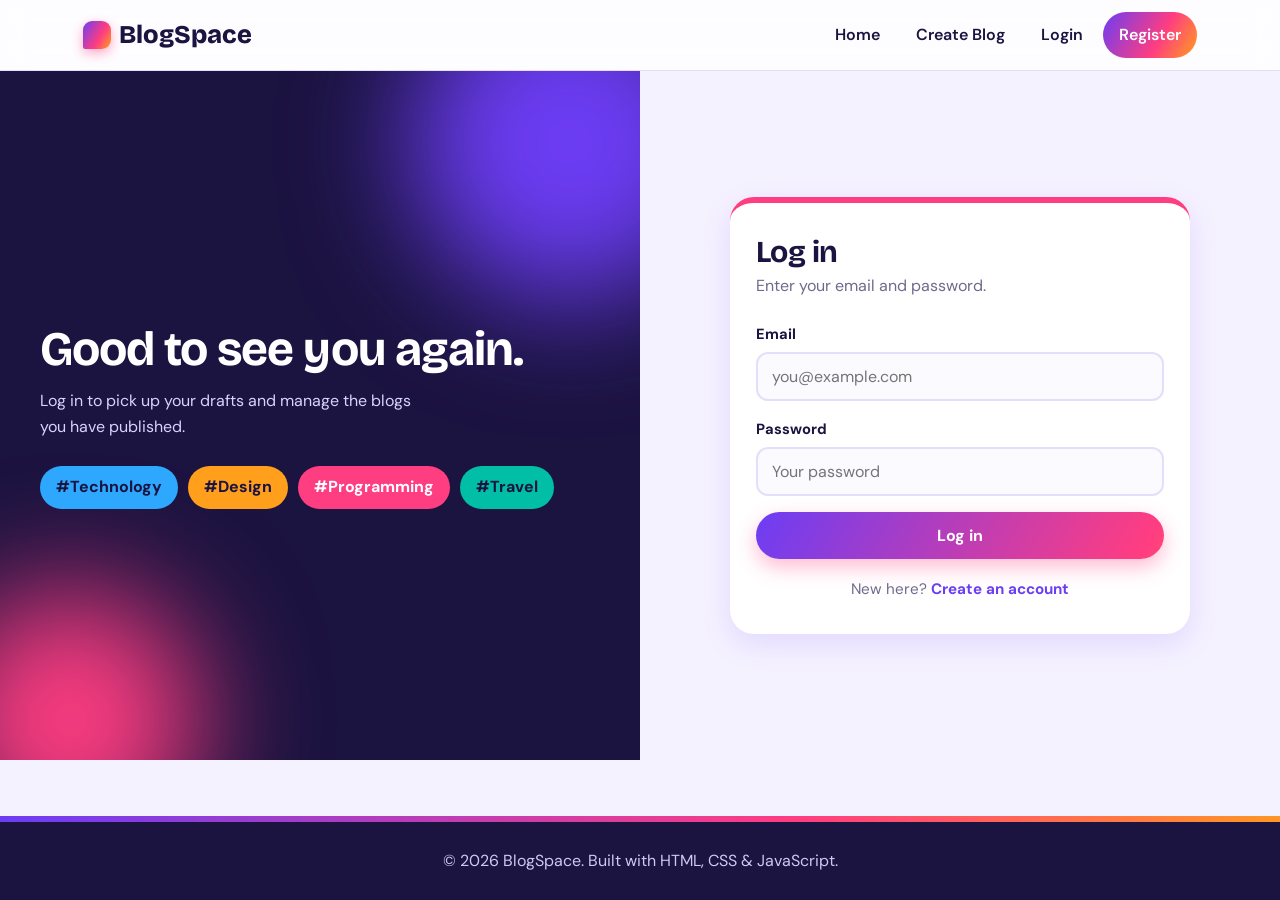
<file: create-blog.html>
<!DOCTYPE html>
<html lang="en">
<head>
  <meta charset="UTF-8" />
  <meta name="viewport" content="width=device-width, initial-scale=1.0" />
  <title>BlogSpace - Create Blog</title>
  <link rel="preconnect" href="https://fonts.googleapis.com" />
  <link rel="preconnect" href="https://fonts.gstatic.com" crossorigin />
  <link href="https://fonts.googleapis.com/css2?family=Bricolage+Grotesque:opsz,wght@12..96,700;12..96,800&family=DM+Sans:wght@400;500;700&display=swap" rel="stylesheet" />
  <link rel="stylesheet" href="css/style.css" />
</head>
<body>
  <header class="navbar">
    <div class="nav-inner">
      <a href="index.html" class="logo">BlogSpace</a>
      <button class="menu-toggle" id="menuToggle" aria-label="Toggle menu">&#9776;</button>
      <ul class="nav-links" id="navLinks">
        <li><a href="index.html">Home</a></li>
        <li><a href="create-blog.html" class="active">Create Blog</a></li>
        <span id="authLinks" style="display: contents"></span>
      </ul>
    </div>
  </header>

  <main class="form-wrapper">
    <div class="form-card wide">
      <h2>Write a new blog</h2>
      <p class="sub">Add a title, pick a category and publish. Your post shows up on the home page right away.</p>

      <div id="message" class="message"></div>

      <form id="blogForm" novalidate>
        <div class="form-group">
          <label for="title">Title</label>
          <input type="text" id="title" name="title" placeholder="Blog title" />
        </div>
        <div class="form-group">
          <label for="category">Category</label>
          <select id="category" name="category">
            <option value="">-- Select category --</option>
            <option>Technology</option>
            <option>Programming</option>
            <option>Design</option>
            <option>Lifestyle</option>
            <option>Travel</option>
            <option>Education</option>
          </select>
        </div>
        <div class="form-group">
          <label for="image">Image URL (optional)</label>
          <input type="url" id="image" name="image" placeholder="https://example.com/image.jpg" />
        </div>
        <div class="form-group">
          <label for="content">Content</label>
          <textarea id="content" name="content" rows="8" placeholder="Write your blog here..."></textarea>
        </div>
        <button type="submit" class="btn btn-block">Publish blog</button>
      </form>
    </div>
  </main>

  <footer class="footer">
    &copy; <span id="year"></span> BlogSpace. Built with HTML, CSS &amp; JavaScript.
  </footer>

  <script src="js/script.js"></script>
</body>
</html>
</file>
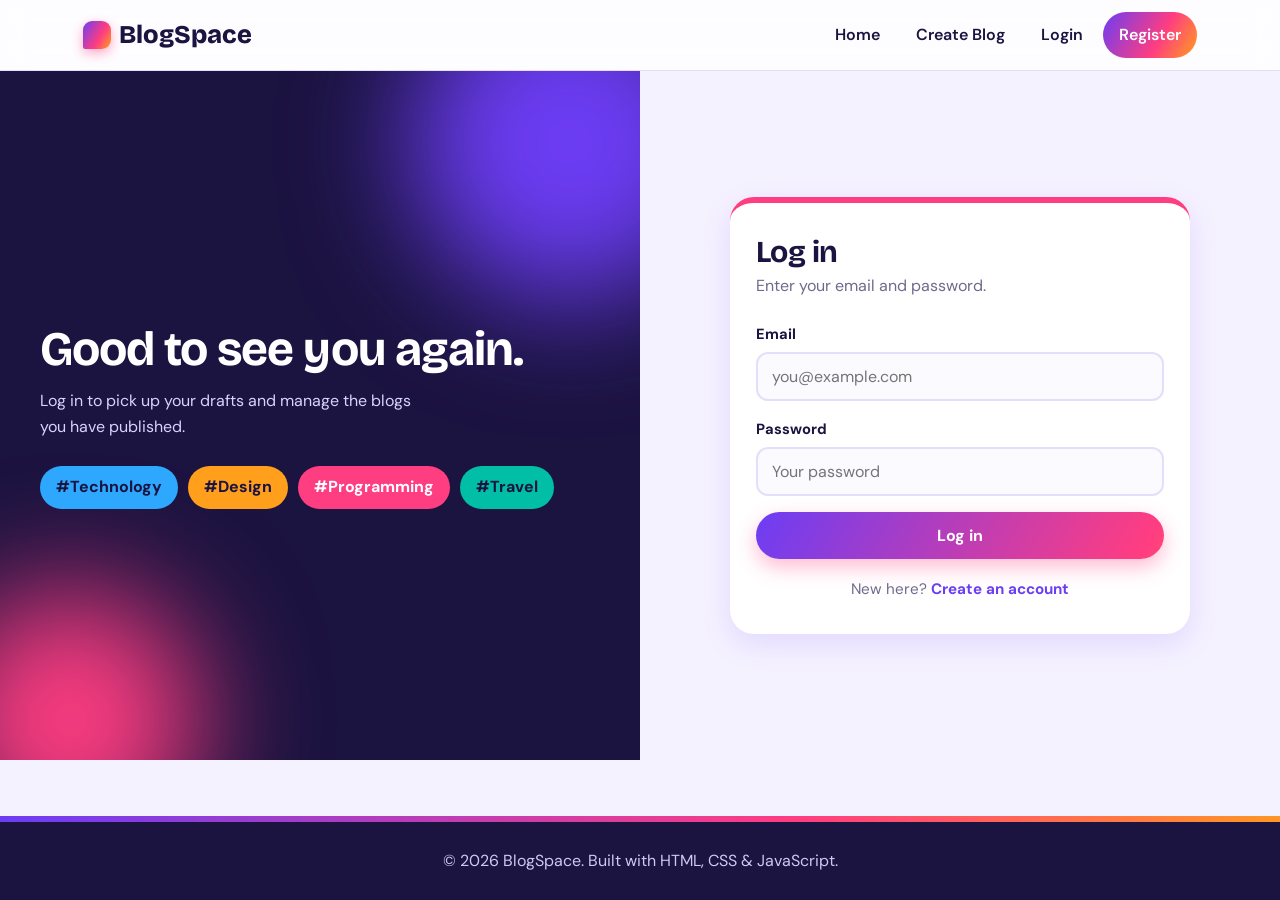
<file: dashboard.html>
<!DOCTYPE html>
<html lang="en">
<head>
  <meta charset="UTF-8" />
  <meta name="viewport" content="width=device-width, initial-scale=1.0" />
  <title>BlogSpace - Dashboard</title>
  <link rel="preconnect" href="https://fonts.googleapis.com" />
  <link rel="preconnect" href="https://fonts.gstatic.com" crossorigin />
  <link href="https://fonts.googleapis.com/css2?family=Bricolage+Grotesque:opsz,wght@12..96,700;12..96,800&family=DM+Sans:wght@400;500;700&display=swap" rel="stylesheet" />
  <link rel="stylesheet" href="css/style.css" />
</head>
<body>
  <header class="navbar">
    <div class="nav-inner">
      <a href="index.html" class="logo">BlogSpace</a>
      <button class="menu-toggle" id="menuToggle" aria-label="Toggle menu">&#9776;</button>
      <ul class="nav-links" id="navLinks">
        <li><a href="index.html">Home</a></li>
        <li><a href="create-blog.html">Create Blog</a></li>
        <span id="authLinks" style="display: contents"></span>
      </ul>
    </div>
  </header>

  <main>
    <section class="section">
      <div class="container">
        <div class="dash-header">
          <div>
            <h2 class="section-title" id="welcome" style="margin-bottom: 0">Welcome!</h2>
            <p style="color: var(--gray)">Manage all your blogs from here.</p>
          </div>
          <a href="create-blog.html" class="btn">Write a new blog</a>
        </div>

        <div class="stats">
          <div class="stat s1"><h4>My blogs</h4><p id="statMine">0</p></div>
          <div class="stat s2"><h4>All blogs on BlogSpace</h4><p id="statAll">0</p></div>
          <div class="stat s3"><h4>Categories I write in</h4><p id="statCats">0</p></div>
        </div>

        <h3 class="section-title">My Blogs</h3>
        <div class="table-wrap">
          <table>
            <thead>
              <tr>
                <th>Title</th>
                <th>Category</th>
                <th>Date</th>
                <th>Action</th>
              </tr>
            </thead>
            <tbody id="blogTableBody"></tbody>
          </table>
        </div>
      </div>
    </section>
  </main>

  <footer class="footer">
    &copy; <span id="year"></span> BlogSpace. Built with HTML, CSS &amp; JavaScript.
  </footer>

  <script src="js/script.js"></script>
</body>
</html>
</file>
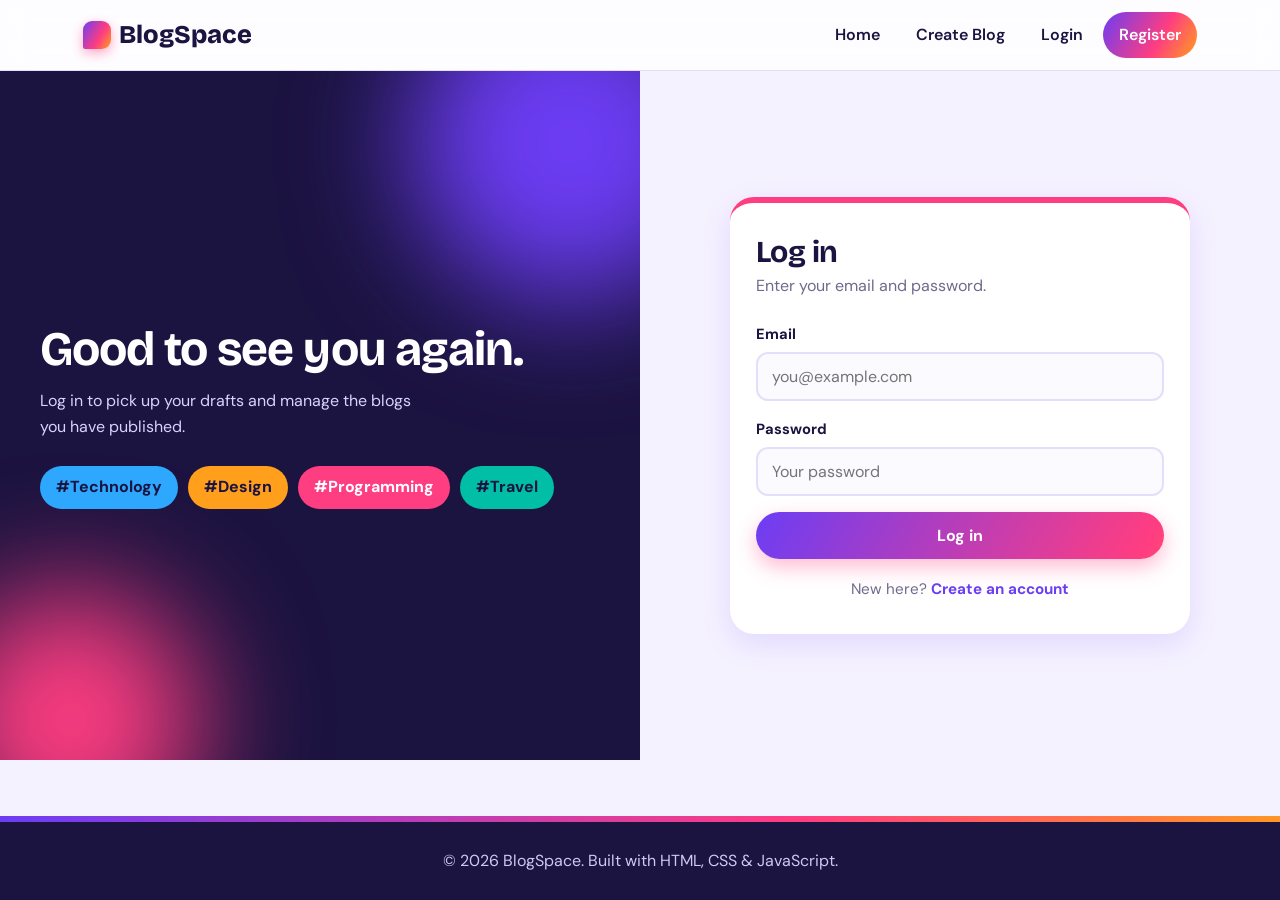
<file: login.html>
<!DOCTYPE html>
<html lang="en">
<head>
  <meta charset="UTF-8" />
  <meta name="viewport" content="width=device-width, initial-scale=1.0" />
  <title>BlogSpace - Login</title>
  <link rel="preconnect" href="https://fonts.googleapis.com" />
  <link rel="preconnect" href="https://fonts.gstatic.com" crossorigin />
  <link href="https://fonts.googleapis.com/css2?family=Bricolage+Grotesque:opsz,wght@12..96,700;12..96,800&family=DM+Sans:wght@400;500;700&display=swap" rel="stylesheet" />
  <link rel="stylesheet" href="css/style.css" />
</head>
<body>
  <header class="navbar">
    <div class="nav-inner">
      <a href="index.html" class="logo">BlogSpace</a>
      <button class="menu-toggle" id="menuToggle" aria-label="Toggle menu">&#9776;</button>
      <ul class="nav-links" id="navLinks">
        <li><a href="index.html">Home</a></li>
        <li><a href="create-blog.html">Create Blog</a></li>
        <span id="authLinks" style="display: contents"></span>
      </ul>
    </div>
  </header>

  <main class="auth">
    <aside class="auth-side">
      <h2>Good to see you again.</h2>
      <p>Log in to pick up your drafts and manage the blogs you have published.</p>
      <div class="auth-tags" aria-hidden="true">
        <span>#Technology</span><span>#Design</span><span>#Programming</span><span>#Travel</span>
      </div>
    </aside>

    <div class="form-wrapper">
      <div class="form-card">
        <h2>Log in</h2>
        <p class="sub">Enter your email and password.</p>

        <div id="message" class="message" role="alert"></div>

        <form id="loginForm" novalidate>
          <div class="form-group">
            <label for="email">Email</label>
            <input type="email" id="email" name="email" placeholder="you@example.com" />
          </div>
          <div class="form-group">
            <label for="password">Password</label>
            <input type="password" id="password" name="password" placeholder="Your password" />
          </div>
          <button type="submit" class="btn btn-block">Log in</button>
        </form>

        <p class="form-footer">New here? <a href="register.html">Create an account</a></p>
      </div>
    </div>
  </main>

  <footer class="footer">
    &copy; <span id="year"></span> BlogSpace. Built with HTML, CSS &amp; JavaScript.
  </footer>

  <script src="js/script.js"></script>
</body>
</html>
</file>
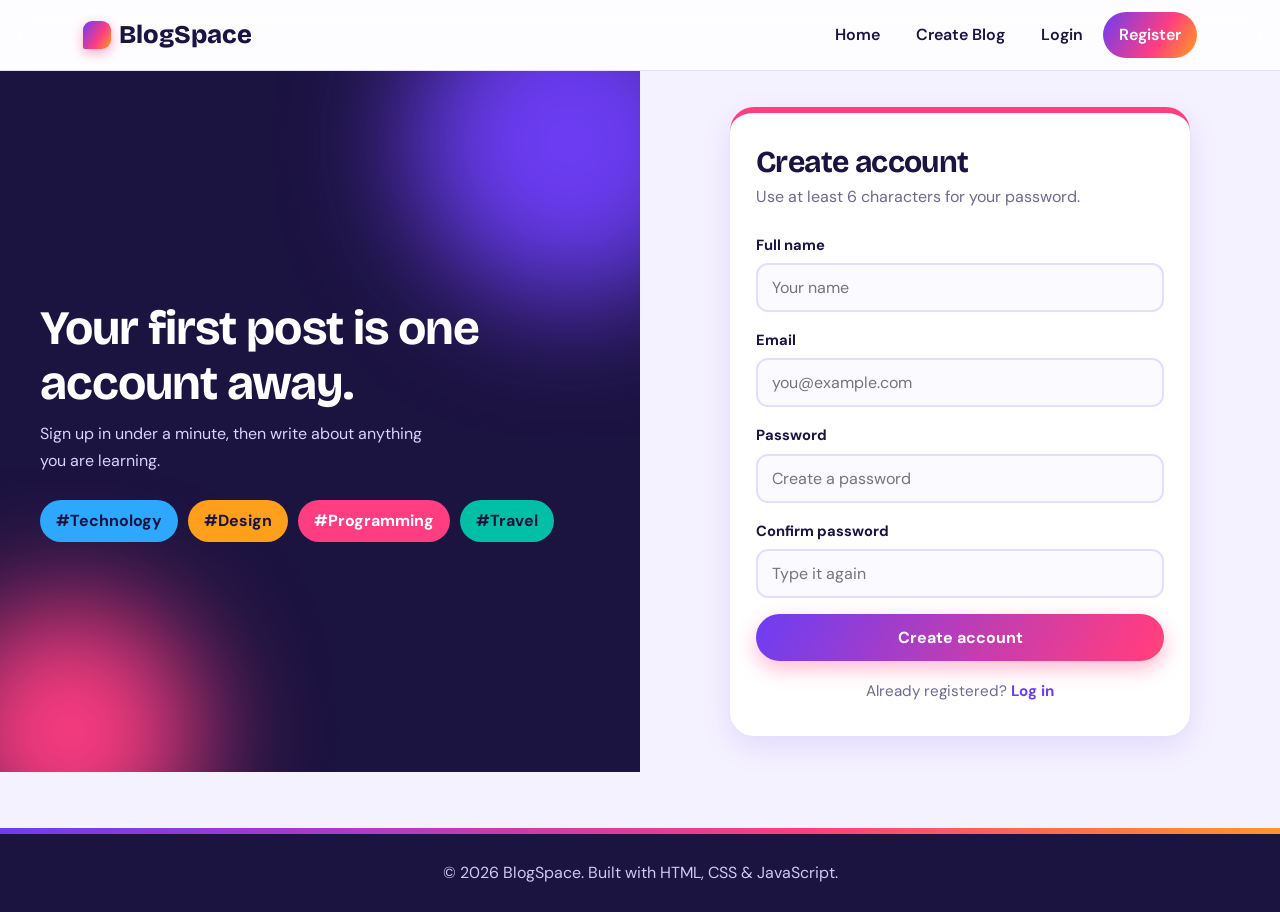
<file: register.html>
<!DOCTYPE html>
<html lang="en">
<head>
  <meta charset="UTF-8" />
  <meta name="viewport" content="width=device-width, initial-scale=1.0" />
  <title>BlogSpace - Register</title>
  <link rel="preconnect" href="https://fonts.googleapis.com" />
  <link rel="preconnect" href="https://fonts.gstatic.com" crossorigin />
  <link href="https://fonts.googleapis.com/css2?family=Bricolage+Grotesque:opsz,wght@12..96,700;12..96,800&family=DM+Sans:wght@400;500;700&display=swap" rel="stylesheet" />
  <link rel="stylesheet" href="css/style.css" />
</head>
<body>
  <header class="navbar">
    <div class="nav-inner">
      <a href="index.html" class="logo">BlogSpace</a>
      <button class="menu-toggle" id="menuToggle" aria-label="Toggle menu">&#9776;</button>
      <ul class="nav-links" id="navLinks">
        <li><a href="index.html">Home</a></li>
        <li><a href="create-blog.html">Create Blog</a></li>
        <span id="authLinks" style="display: contents"></span>
      </ul>
    </div>
  </header>

  <main class="auth">
    <aside class="auth-side">
      <h2>Your first post is one account away.</h2>
      <p>Sign up in under a minute, then write about anything you are learning.</p>
      <div class="auth-tags" aria-hidden="true">
        <span>#Technology</span><span>#Design</span><span>#Programming</span><span>#Travel</span>
      </div>
    </aside>

    <div class="form-wrapper">
      <div class="form-card">
        <h2>Create account</h2>
        <p class="sub">Use at least 6 characters for your password.</p>

        <div id="message" class="message" role="alert"></div>

        <form id="registerForm" novalidate>
          <div class="form-group">
            <label for="name">Full name</label>
            <input type="text" id="name" name="name" placeholder="Your name" />
          </div>
          <div class="form-group">
            <label for="email">Email</label>
            <input type="email" id="email" name="email" placeholder="you@example.com" />
          </div>
          <div class="form-group">
            <label for="password">Password</label>
            <input type="password" id="password" name="password" placeholder="Create a password" />
          </div>
          <div class="form-group">
            <label for="confirm">Confirm password</label>
            <input type="password" id="confirm" name="confirm" placeholder="Type it again" />
          </div>
          <button type="submit" class="btn btn-block">Create account</button>
        </form>

        <p class="form-footer">Already registered? <a href="login.html">Log in</a></p>
      </div>
    </div>
  </main>

  <footer class="footer">
    &copy; <span id="year"></span> BlogSpace. Built with HTML, CSS &amp; JavaScript.
  </footer>

  <script src="js/script.js"></script>
</body>
</html>
</file>
<file: css/style.css>
/* ===== Tokens ===== */
:root {
  --ink: #1b1340;
  --ink-soft: #3a2f6b;
  --violet: #6c3df4;
  --pink: #ff3d81;
  --orange: #ff9f1c;
  --teal: #00bfa6;
  --sky: #2ea8ff;
  --coral: #ff6b6b;
  --bg: #f5f2ff;
  --white: #ffffff;
  --gray: #6f6a8d;
  --line: #e4defa;
  --radius: 18px;
  --shadow: 0 10px 30px rgba(108, 61, 244, 0.14);
  --grad: linear-gradient(120deg, var(--violet), var(--pink) 60%, var(--orange));
  --font-head: "Bricolage Grotesque", "Segoe UI", system-ui, sans-serif;
  --font-body: "DM Sans", "Segoe UI", system-ui, sans-serif;
}

* { margin: 0; padding: 0; box-sizing: border-box; }

body {
  font-family: var(--font-body);
  background: var(--bg);
  color: var(--ink);
  line-height: 1.65;
  min-height: 100vh;
  display: flex;
  flex-direction: column;
}

main { flex: 1; }
a { color: var(--violet); text-decoration: none; }
img { max-width: 100%; display: block; }
h1, h2, h3, h4 { font-family: var(--font-head); line-height: 1.15; letter-spacing: -0.02em; }

:focus-visible { outline: 3px solid var(--orange); outline-offset: 3px; border-radius: 8px; }

.container { width: 100%; max-width: 1150px; margin: 0 auto; padding: 0 18px; }

/* ===== Navbar (glass) ===== */
.navbar {
  background: rgba(255, 255, 255, 0.82);
  backdrop-filter: blur(14px);
  -webkit-backdrop-filter: blur(14px);
  border-bottom: 1px solid var(--line);
  position: sticky;
  top: 0;
  z-index: 50;
}

.nav-inner {
  display: flex;
  align-items: center;
  justify-content: space-between;
  flex-wrap: wrap;
  padding: 12px 18px;
  max-width: 1150px;
  margin: 0 auto;
}

.logo {
  font-family: var(--font-head);
  font-size: 1.6rem;
  font-weight: 800;
  color: var(--ink);
  display: flex;
  align-items: center;
  gap: 8px;
}

.logo::before {
  content: "";
  width: 28px;
  height: 28px;
  border-radius: 9px 9px 9px 2px;
  background: var(--grad);
  box-shadow: 0 4px 12px rgba(255, 61, 129, 0.45);
  transition: transform 0.3s;
}

.logo:hover::before { transform: rotate(-12deg) scale(1.1); }

.menu-toggle {
  background: var(--ink);
  color: var(--white);
  border: none;
  width: 42px;
  height: 42px;
  border-radius: 12px;
  font-size: 1.3rem;
  cursor: pointer;
}

.nav-links {
  display: none;
  width: 100%;
  flex-direction: column;
  gap: 4px;
  margin-top: 12px;
  list-style: none;
}

.nav-links.open { display: flex; }

.nav-links a {
  display: block;
  padding: 10px 16px;
  border-radius: 999px;
  color: var(--ink);
  font-weight: 600;
  transition: background 0.2s, color 0.2s;
}

.nav-links a:hover,
.nav-links a.active { background: #ece6ff; color: var(--violet); }

.nav-links a.nav-cta { background: var(--grad); color: var(--white); }
.nav-links a.nav-cta:hover { filter: brightness(1.08); color: var(--white); }

/* ===== Buttons ===== */
.btn {
  display: inline-block;
  padding: 13px 26px;
  border: none;
  border-radius: 999px;
  background: var(--grad);
  background-size: 160% 100%;
  color: var(--white);
  font-family: var(--font-body);
  font-size: 1rem;
  font-weight: 700;
  cursor: pointer;
  box-shadow: 0 8px 20px rgba(255, 61, 129, 0.35);
  transition: transform 0.2s, box-shadow 0.2s, background-position 0.4s;
}

.btn:hover {
  transform: translateY(-3px);
  background-position: 100% 0;
  box-shadow: 0 12px 26px rgba(255, 61, 129, 0.45);
}

.btn:active { transform: translateY(0) scale(0.98); }
.btn-block { width: 100%; }

.btn-ghost {
  background: rgba(255, 255, 255, 0.14);
  box-shadow: none;
  border: 2px solid rgba(255, 255, 255, 0.5);
}

.btn-ghost:hover { background: rgba(255, 255, 255, 0.28); box-shadow: none; }

.btn-danger { background: var(--coral); box-shadow: 0 6px 14px rgba(255, 107, 107, 0.35); }
.btn-sm { padding: 7px 16px; font-size: 0.85rem; }

/* ===== Hero ===== */
.hero {
  position: relative;
  overflow: hidden;
  background: var(--ink);
  color: var(--white);
  padding: 70px 18px 90px;
  isolation: isolate;
}

.hero::before,
.hero::after {
  content: "";
  position: absolute;
  border-radius: 50%;
  filter: blur(70px);
  z-index: -1;
  animation: drift 14s ease-in-out infinite alternate;
}

.hero::before {
  width: 420px; height: 420px;
  background: var(--violet);
  top: -120px; left: -100px;
}

.hero::after {
  width: 380px; height: 380px;
  background: var(--pink);
  bottom: -140px; right: -80px;
  animation-delay: -6s;
}

.hero-inner { max-width: 1150px; margin: 0 auto; position: relative; }

.hero h1 {
  font-size: clamp(2.6rem, 9vw, 5.4rem);
  font-weight: 800;
  max-width: 11ch;
  margin-bottom: 18px;
}

.hero p {
  max-width: 48ch;
  font-size: 1.1rem;
  color: #d9d2ff;
  margin-bottom: 28px;
}

.hero-actions { display: flex; flex-wrap: wrap; gap: 12px; }

/* floating tag chips: the hero's signature moment */
.chips-float { display: none; }

.chip-f {
  position: absolute;
  padding: 10px 18px;
  border-radius: 999px;
  font-weight: 700;
  color: var(--ink);
  box-shadow: 0 12px 26px rgba(0, 0, 0, 0.3);
  animation: float 6s ease-in-out infinite;
}

.chip-f:nth-child(1) { background: var(--sky); top: 4%; right: 24%; }
.chip-f:nth-child(2) { background: var(--orange); top: 22%; right: 6%; animation-delay: -1.5s; transform: rotate(6deg); }
.chip-f:nth-child(3) { background: var(--pink); color: var(--white); top: 46%; right: 28%; animation-delay: -3s; }
.chip-f:nth-child(4) { background: var(--teal); top: 64%; right: 8%; animation-delay: -4.5s; }
.chip-f:nth-child(5) { background: #ffe14d; top: 82%; right: 30%; animation-delay: -2s; }

@keyframes float {
  0%, 100% { translate: 0 0; }
  50% { translate: 0 -18px; }
}

@keyframes drift {
  from { transform: translate(0, 0) scale(1); }
  to { transform: translate(60px, 40px) scale(1.2); }
}

/* ===== Sections ===== */
.section { padding: 48px 0 20px; }

.section-head {
  display: flex;
  flex-direction: column;
  gap: 14px;
  margin-bottom: 26px;
}

.section-title { font-size: clamp(1.7rem, 4vw, 2.4rem); }

/* ===== Filter chips ===== */
.filters { display: flex; flex-wrap: wrap; gap: 8px; }

.filter {
  border: 2px solid var(--line);
  background: var(--white);
  color: var(--ink);
  font-family: var(--font-body);
  font-weight: 700;
  font-size: 0.9rem;
  padding: 7px 16px;
  border-radius: 999px;
  cursor: pointer;
  transition: all 0.2s;
}

.filter:hover { border-color: var(--violet); color: var(--violet); }
.filter.active { background: var(--ink); border-color: var(--ink); color: var(--white); }

/* ===== Blog cards ===== */
.blog-grid {
  display: grid;
  grid-template-columns: 1fr;
  gap: 24px;
}

.card {
  background: var(--white);
  border-radius: var(--radius);
  box-shadow: var(--shadow);
  overflow: hidden;
  display: flex;
  flex-direction: column;
  border-bottom: 6px solid var(--accent, var(--violet));
  transition: transform 0.3s, box-shadow 0.3s;
}

.card:hover {
  transform: translateY(-8px) rotate(-0.6deg);
  box-shadow: 0 22px 40px rgba(108, 61, 244, 0.25);
}

.card-img {
  overflow: hidden;
  background: linear-gradient(135deg, var(--accent, var(--violet)), var(--ink-soft));
}

.card img {
  width: 100%;
  height: 190px;
  object-fit: cover;
  transition: transform 0.5s;
}

.card:hover img { transform: scale(1.08); }

.card-body { padding: 18px; flex: 1; display: flex; flex-direction: column; }

.tag {
  display: inline-block;
  align-self: flex-start;
  background: var(--accent, var(--violet));
  color: var(--white);
  font-size: 0.78rem;
  font-weight: 700;
  padding: 4px 12px;
  border-radius: 999px;
  margin-bottom: 10px;
}

.card-body h3 { font-size: 1.3rem; margin-bottom: 8px; }
.card-body p { color: var(--gray); flex: 1; }

.meta {
  margin-top: 14px;
  font-size: 0.85rem;
  color: var(--gray);
  display: flex;
  align-items: center;
  gap: 8px;
}

.avatar {
  width: 26px; height: 26px;
  border-radius: 50%;
  background: var(--accent, var(--violet));
  color: var(--white);
  display: inline-grid;
  place-items: center;
  font-size: 0.75rem;
  font-weight: 700;
}

.cat-technology { --accent: var(--sky); }
.cat-programming { --accent: var(--violet); }
.cat-design { --accent: var(--pink); }
.cat-lifestyle { --accent: var(--orange); }
.cat-travel { --accent: var(--teal); }
.cat-education { --accent: var(--coral); }

/* ===== Auth split layout ===== */
.auth { display: grid; grid-template-columns: 1fr; min-height: 70vh; }

.auth-side {
  background: var(--ink);
  color: var(--white);
  padding: 36px 22px;
  position: relative;
  overflow: hidden;
  isolation: isolate;
}

.auth-side::before {
  content: "";
  position: absolute;
  width: 320px; height: 320px;
  border-radius: 50%;
  background: var(--violet);
  filter: blur(60px);
  top: -90px; right: -90px;
  z-index: -1;
  animation: drift 12s ease-in-out infinite alternate;
}

.auth-side::after {
  content: "";
  position: absolute;
  width: 260px; height: 260px;
  border-radius: 50%;
  background: var(--pink);
  filter: blur(60px);
  bottom: -90px; left: -60px;
  z-index: -1;
  animation: drift 10s ease-in-out infinite alternate-reverse;
}

.auth-side h2 { font-size: clamp(1.8rem, 5vw, 3rem); margin-bottom: 10px; }
.auth-side p { color: #d9d2ff; max-width: 36ch; }
.auth-tags { display: none; margin-top: 26px; flex-wrap: wrap; gap: 10px; }
.auth-tags span {
  padding: 8px 16px; border-radius: 999px;
  font-weight: 700; color: var(--ink);
}
.auth-tags span:nth-child(1) { background: var(--sky); }
.auth-tags span:nth-child(2) { background: var(--orange); }
.auth-tags span:nth-child(3) { background: var(--pink); color: var(--white); }
.auth-tags span:nth-child(4) { background: var(--teal); }

.form-wrapper { display: flex; justify-content: center; align-items: center; padding: 36px 18px; }

.form-card {
  background: var(--white);
  width: 100%;
  max-width: 460px;
  padding: 32px 26px;
  border-radius: 24px;
  box-shadow: var(--shadow);
  border-top: 6px solid var(--pink);
}

.form-card.wide { max-width: 740px; border-top-color: var(--violet); }
.form-card h2 { font-size: 1.9rem; margin-bottom: 4px; }
.form-card .sub { color: var(--gray); margin-bottom: 22px; }

.form-group { margin-bottom: 16px; }
.form-group label { display: block; font-weight: 700; margin-bottom: 6px; font-size: 0.92rem; }

.form-group input,
.form-group select,
.form-group textarea {
  width: 100%;
  padding: 12px 14px;
  border: 2px solid var(--line);
  border-radius: 12px;
  font-size: 1rem;
  font-family: inherit;
  background: #fbfaff;
  color: var(--ink);
  transition: border-color 0.2s, box-shadow 0.2s, background 0.2s;
}

.form-group input:focus,
.form-group select:focus,
.form-group textarea:focus {
  outline: none;
  border-color: var(--violet);
  background: var(--white);
  box-shadow: 0 0 0 4px rgba(108, 61, 244, 0.16);
}

.form-footer { text-align: center; margin-top: 18px; color: var(--gray); font-size: 0.95rem; }
.form-footer a { font-weight: 700; }

.message { padding: 11px 14px; border-radius: 12px; margin-bottom: 16px; font-weight: 600; display: none; }
.message.error { display: block; background: #ffe3ec; color: #c41752; animation: shake 0.35s; }
.message.success { display: block; background: #d8fbf3; color: #00806d; }

@keyframes shake {
  25% { transform: translateX(-6px); }
  75% { transform: translateX(6px); }
}

/* ===== Dashboard ===== */
.dash-header { display: flex; flex-direction: column; gap: 14px; margin-bottom: 24px; }

.stats { display: grid; grid-template-columns: 1fr; gap: 16px; margin-bottom: 30px; }

.stat {
  padding: 22px;
  border-radius: var(--radius);
  color: var(--white);
  position: relative;
  overflow: hidden;
  transition: transform 0.3s;
}

.stat:hover { transform: translateY(-5px); }

.stat::after {
  content: "";
  position: absolute;
  width: 120px; height: 120px;
  border-radius: 50%;
  background: rgba(255, 255, 255, 0.18);
  right: -30px; bottom: -40px;
}

.stat h4 { font-weight: 600; font-size: 0.95rem; opacity: 0.92; }
.stat p { font-family: var(--font-head); font-size: 2.8rem; font-weight: 800; line-height: 1.1; }
.stat.s1 { background: linear-gradient(135deg, var(--violet), #9a6bff); }
.stat.s2 { background: linear-gradient(135deg, var(--pink), var(--orange)); }
.stat.s3 { background: linear-gradient(135deg, var(--teal), var(--sky)); }

.table-wrap {
  background: var(--white);
  border-radius: var(--radius);
  box-shadow: var(--shadow);
  overflow-x: auto;
}

table { width: 100%; border-collapse: collapse; min-width: 540px; }
th, td { text-align: left; padding: 14px 16px; border-bottom: 1px solid var(--line); }
th { background: #efeaff; font-size: 0.85rem; color: var(--ink-soft); }
tbody tr { transition: background 0.2s; }
tbody tr:hover { background: #faf8ff; }
td .tag { margin: 0; }
.empty { text-align: center; padding: 34px; color: var(--gray); }

/* ===== Footer ===== */
.footer {
  background: var(--ink);
  color: #cfc7f5;
  text-align: center;
  padding: 26px 18px;
  margin-top: 56px;
  border-top: 6px solid transparent;
  border-image: var(--grad) 1;
}

/* ===== Tablet ===== */
@media (min-width: 768px) {
  .menu-toggle { display: none; }

  .nav-links {
    display: flex;
    flex-direction: row;
    align-items: center;
    width: auto;
    margin-top: 0;
    gap: 4px;
  }

  .hero { padding: 100px 18px 120px; }
  .chips-float { display: block; }
  .section-head { flex-direction: row; justify-content: space-between; align-items: center; }
  .blog-grid { grid-template-columns: repeat(2, 1fr); }
  .stats { grid-template-columns: repeat(3, 1fr); }
  .dash-header { flex-direction: row; justify-content: space-between; align-items: center; }
  .auth { grid-template-columns: 1fr 1fr; }
  .auth-side { padding: 60px 40px; display: flex; flex-direction: column; justify-content: center; }
  .auth-tags { display: flex; }
}

/* ===== Desktop ===== */
@media (min-width: 1024px) {
  .blog-grid { grid-template-columns: repeat(3, 1fr); }
}

/* ===== Respect reduced motion ===== */
@media (prefers-reduced-motion: reduce) {
  *, *::before, *::after { animation: none !important; transition: none !important; }
}
</file>
